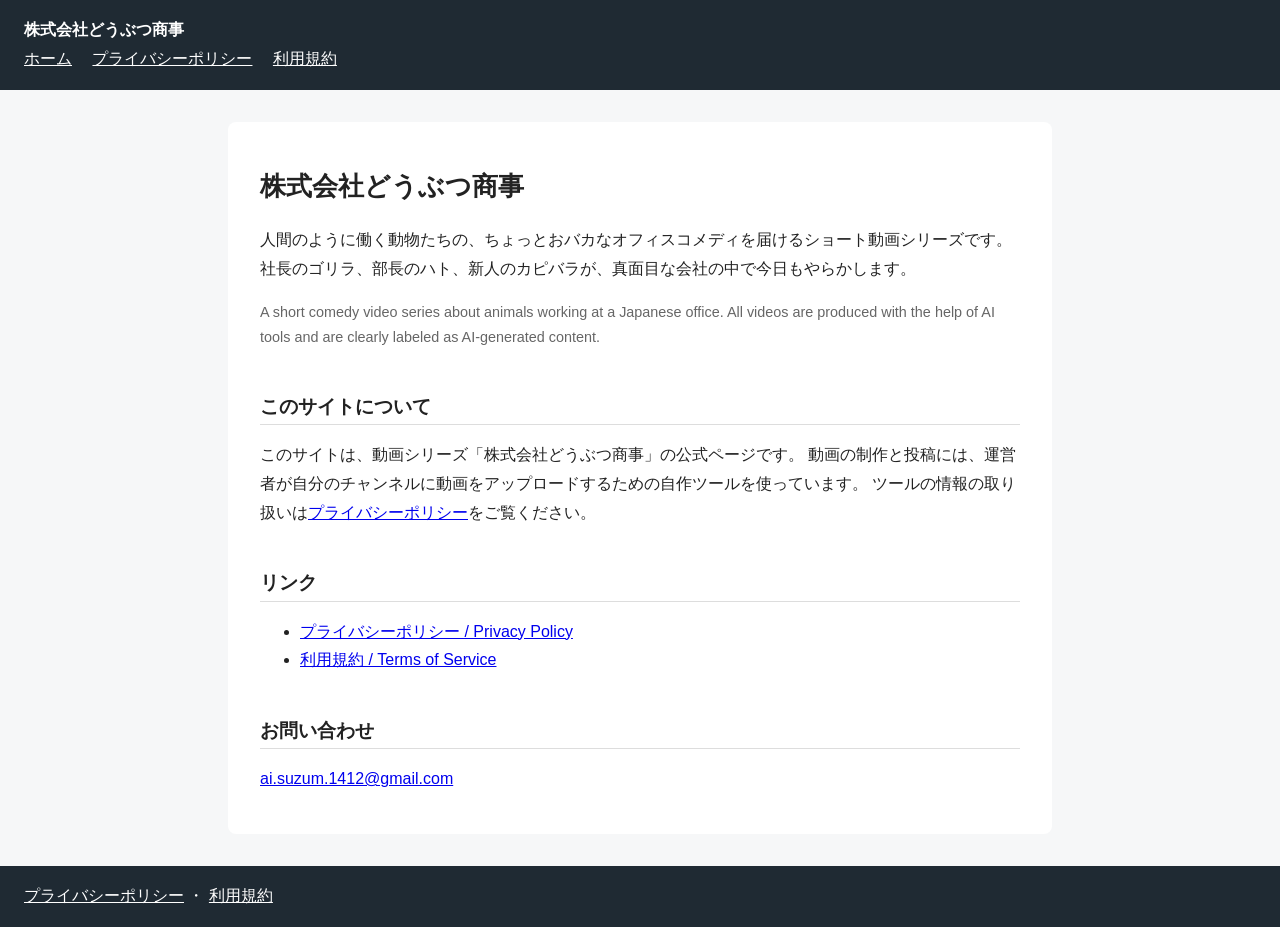
<file: index.html>
<!DOCTYPE html>
<html lang="ja">
<head>
  <meta charset="utf-8">
  <meta name="viewport" content="width=device-width, initial-scale=1">
  <title>株式会社どうぶつ商事</title>
  <link rel="stylesheet" href="style.css">
</head>
<body>
  <header>
    <strong>株式会社どうぶつ商事</strong>
    <nav>
      <a href="index.html">ホーム</a>
      <a href="privacy.html">プライバシーポリシー</a>
      <a href="terms.html">利用規約</a>
    </nav>
  </header>
  <main>
    <h1>株式会社どうぶつ商事</h1>
    <p>
      人間のように働く動物たちの、ちょっとおバカなオフィスコメディを届けるショート動画シリーズです。
      社長のゴリラ、部長のハト、新人のカピバラが、真面目な会社の中で今日もやらかします。
    </p>
    <p class="en">
      A short comedy video series about animals working at a Japanese office.
      All videos are produced with the help of AI tools and are clearly labeled as AI-generated content.
    </p>

    <h2>このサイトについて</h2>
    <p>
      このサイトは、動画シリーズ「株式会社どうぶつ商事」の公式ページです。
      動画の制作と投稿には、運営者が自分のチャンネルに動画をアップロードするための自作ツールを使っています。
      ツールの情報の取り扱いは<a href="privacy.html">プライバシーポリシー</a>をご覧ください。
    </p>

    <h2>リンク</h2>
    <ul>
      <li><a href="privacy.html">プライバシーポリシー / Privacy Policy</a></li>
      <li><a href="terms.html">利用規約 / Terms of Service</a></li>
    </ul>

    <h2>お問い合わせ</h2>
    <p><a href="mailto:ai.suzum.1412@gmail.com">ai.suzum.1412@gmail.com</a></p>
  </main>
  <footer>
    <a href="privacy.html">プライバシーポリシー</a> ・ <a href="terms.html">利用規約</a>
  </footer>
</body>
</html>
</file>
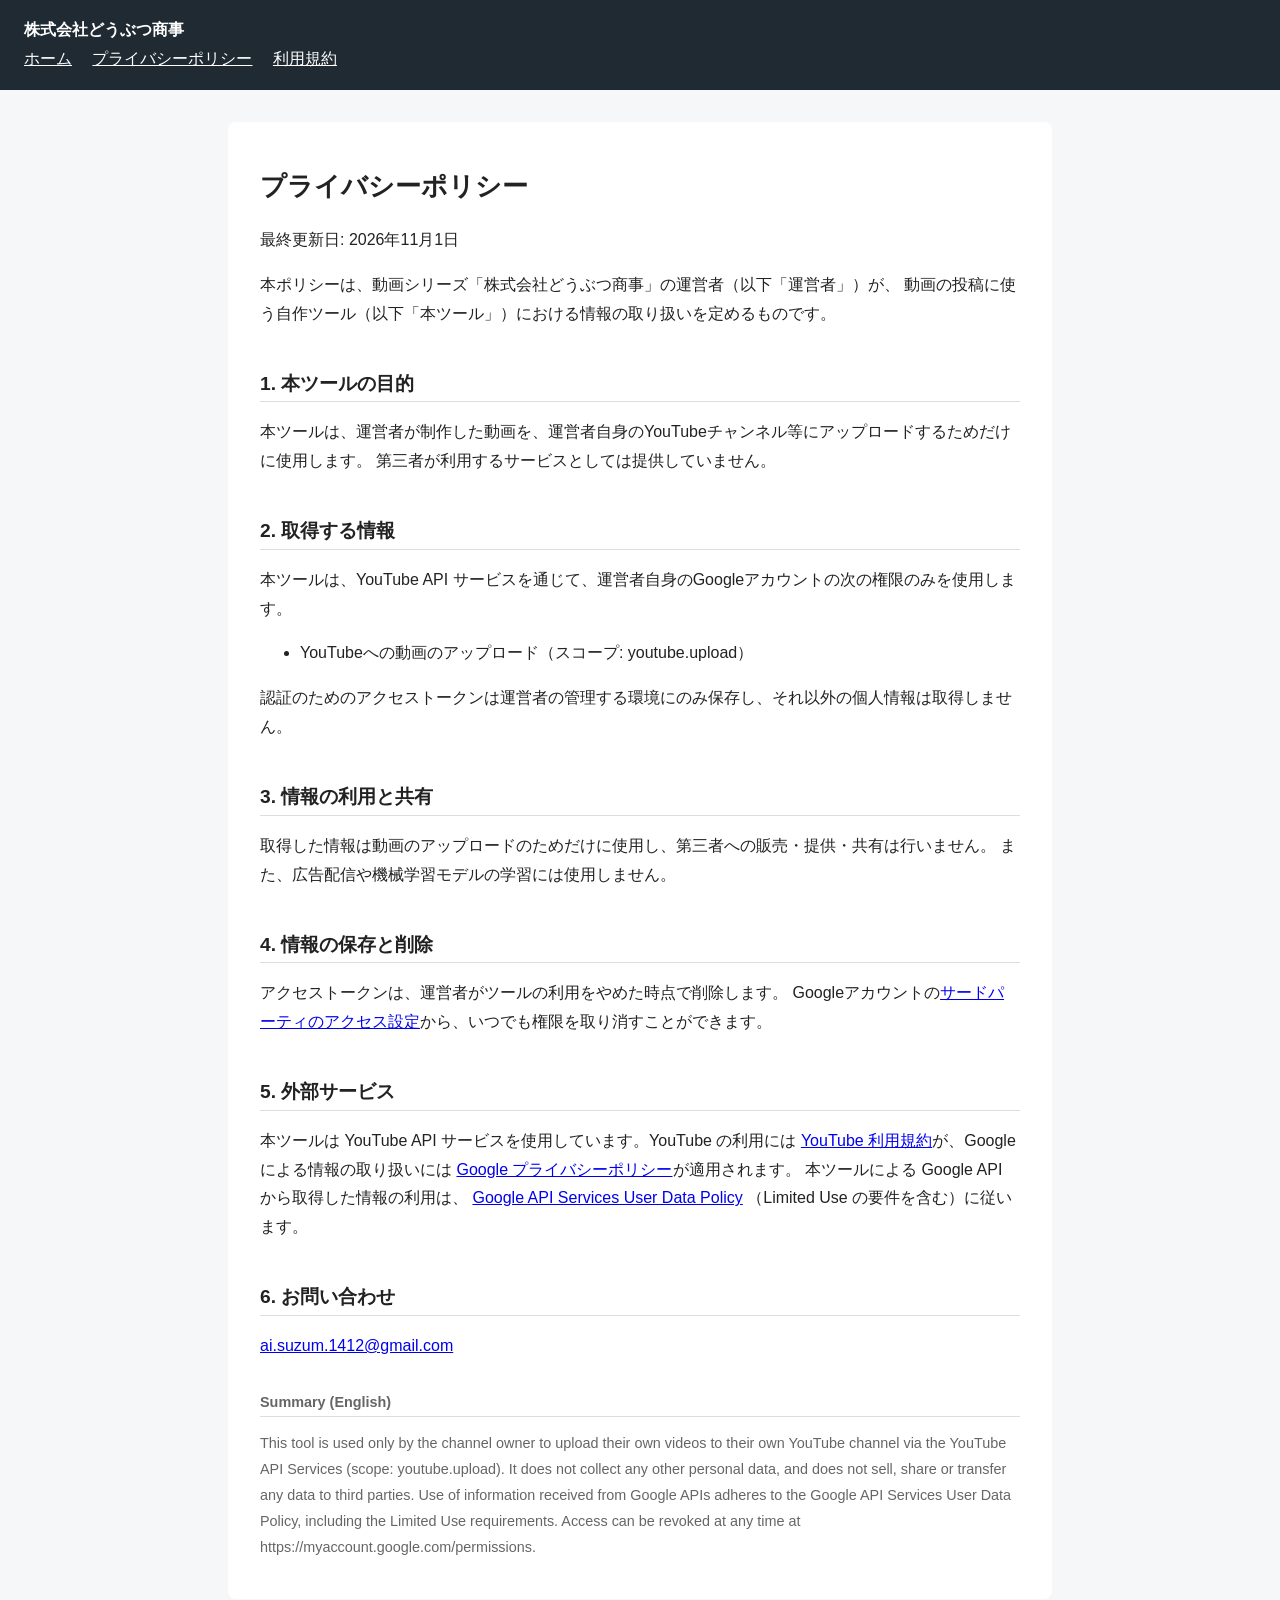
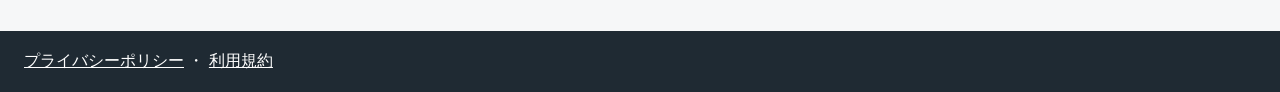
<file: privacy.html>
<!DOCTYPE html>
<html lang="ja">
<head>
  <meta charset="utf-8">
  <meta name="viewport" content="width=device-width, initial-scale=1">
  <title>プライバシーポリシー | 株式会社どうぶつ商事</title>
  <link rel="stylesheet" href="style.css">
</head>
<body>
  <header>
    <strong>株式会社どうぶつ商事</strong>
    <nav>
      <a href="index.html">ホーム</a>
      <a href="privacy.html">プライバシーポリシー</a>
      <a href="terms.html">利用規約</a>
    </nav>
  </header>
  <main>
    <h1>プライバシーポリシー</h1>
    <p>最終更新日: 2026年11月1日</p>
    <p>
      本ポリシーは、動画シリーズ「株式会社どうぶつ商事」の運営者（以下「運営者」）が、
      動画の投稿に使う自作ツール（以下「本ツール」）における情報の取り扱いを定めるものです。
    </p>

    <h2>1. 本ツールの目的</h2>
    <p>
      本ツールは、運営者が制作した動画を、運営者自身のYouTubeチャンネル等にアップロードするためだけに使用します。
      第三者が利用するサービスとしては提供していません。
    </p>

    <h2>2. 取得する情報</h2>
    <p>
      本ツールは、YouTube API サービスを通じて、運営者自身のGoogleアカウントの次の権限のみを使用します。
    </p>
    <ul>
      <li>YouTubeへの動画のアップロード（スコープ: youtube.upload）</li>
    </ul>
    <p>
      認証のためのアクセストークンは運営者の管理する環境にのみ保存し、それ以外の個人情報は取得しません。
    </p>

    <h2>3. 情報の利用と共有</h2>
    <p>
      取得した情報は動画のアップロードのためだけに使用し、第三者への販売・提供・共有は行いません。
      また、広告配信や機械学習モデルの学習には使用しません。
    </p>

    <h2>4. 情報の保存と削除</h2>
    <p>
      アクセストークンは、運営者がツールの利用をやめた時点で削除します。
      Googleアカウントの<a href="https://myaccount.google.com/permissions">サードパーティのアクセス設定</a>から、いつでも権限を取り消すことができます。
    </p>

    <h2>5. 外部サービス</h2>
    <p>
      本ツールは YouTube API サービスを使用しています。YouTube の利用には
      <a href="https://www.youtube.com/t/terms">YouTube 利用規約</a>が、Google による情報の取り扱いには
      <a href="https://policies.google.com/privacy">Google プライバシーポリシー</a>が適用されます。
      本ツールによる Google API から取得した情報の利用は、
      <a href="https://developers.google.com/terms/api-services-user-data-policy">Google API Services User Data Policy</a>
      （Limited Use の要件を含む）に従います。
    </p>

    <h2>6. お問い合わせ</h2>
    <p><a href="mailto:ai.suzum.1412@gmail.com">ai.suzum.1412@gmail.com</a></p>

    <h2 class="en">Summary (English)</h2>
    <p class="en">
      This tool is used only by the channel owner to upload their own videos to their own YouTube channel
      via the YouTube API Services (scope: youtube.upload). It does not collect any other personal data,
      and does not sell, share or transfer any data to third parties. Use of information received from
      Google APIs adheres to the Google API Services User Data Policy, including the Limited Use requirements.
      Access can be revoked at any time at https://myaccount.google.com/permissions.
    </p>
  </main>
  <footer>
    <a href="privacy.html">プライバシーポリシー</a> ・ <a href="terms.html">利用規約</a>
  </footer>
</body>
</html>
</file>
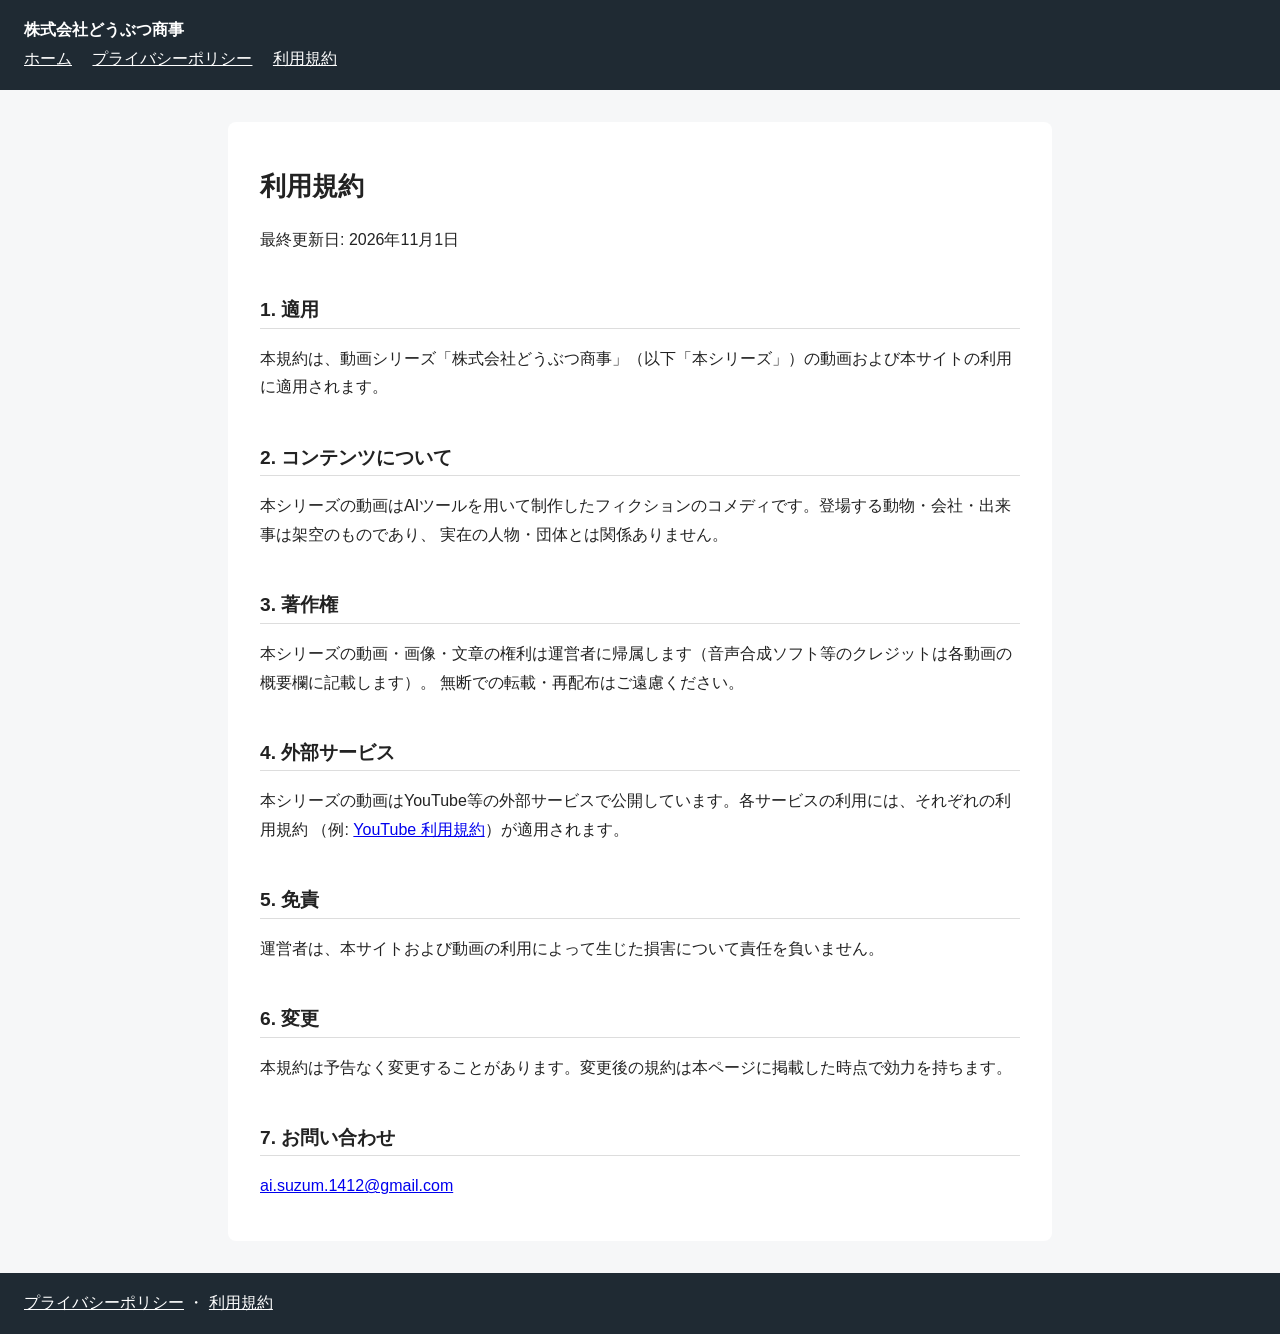
<file: terms.html>
<!DOCTYPE html>
<html lang="ja">
<head>
  <meta charset="utf-8">
  <meta name="viewport" content="width=device-width, initial-scale=1">
  <title>利用規約 | 株式会社どうぶつ商事</title>
  <link rel="stylesheet" href="style.css">
</head>
<body>
  <header>
    <strong>株式会社どうぶつ商事</strong>
    <nav>
      <a href="index.html">ホーム</a>
      <a href="privacy.html">プライバシーポリシー</a>
      <a href="terms.html">利用規約</a>
    </nav>
  </header>
  <main>
    <h1>利用規約</h1>
    <p>最終更新日: 2026年11月1日</p>

    <h2>1. 適用</h2>
    <p>
      本規約は、動画シリーズ「株式会社どうぶつ商事」（以下「本シリーズ」）の動画および本サイトの利用に適用されます。
    </p>

    <h2>2. コンテンツについて</h2>
    <p>
      本シリーズの動画はAIツールを用いて制作したフィクションのコメディです。登場する動物・会社・出来事は架空のものであり、
      実在の人物・団体とは関係ありません。
    </p>

    <h2>3. 著作権</h2>
    <p>
      本シリーズの動画・画像・文章の権利は運営者に帰属します（音声合成ソフト等のクレジットは各動画の概要欄に記載します）。
      無断での転載・再配布はご遠慮ください。
    </p>

    <h2>4. 外部サービス</h2>
    <p>
      本シリーズの動画はYouTube等の外部サービスで公開しています。各サービスの利用には、それぞれの利用規約
      （例: <a href="https://www.youtube.com/t/terms">YouTube 利用規約</a>）が適用されます。
    </p>

    <h2>5. 免責</h2>
    <p>運営者は、本サイトおよび動画の利用によって生じた損害について責任を負いません。</p>

    <h2>6. 変更</h2>
    <p>本規約は予告なく変更することがあります。変更後の規約は本ページに掲載した時点で効力を持ちます。</p>

    <h2>7. お問い合わせ</h2>
    <p><a href="mailto:ai.suzum.1412@gmail.com">ai.suzum.1412@gmail.com</a></p>
  </main>
  <footer>
    <a href="privacy.html">プライバシーポリシー</a> ・ <a href="terms.html">利用規約</a>
  </footer>
</body>
</html>
</file>
<file: style.css>
body {
  margin: 0;
  font-family: "Hiragino Sans", "Yu Gothic", "Meiryo", sans-serif;
  line-height: 1.8;
  color: #222;
  background: #f6f7f8;
}
header, footer {
  background: #1f2a33;
  color: #fff;
  padding: 16px 24px;
}
header a, footer a { color: #fff; }
nav a { margin-right: 16px; }
main {
  max-width: 760px;
  margin: 32px auto;
  padding: 24px 32px;
  background: #fff;
  border-radius: 8px;
}
h1 { font-size: 1.6em; }
h2 { font-size: 1.2em; margin-top: 2em; border-bottom: 1px solid #ddd; }
.en { color: #666; font-size: 0.9em; }
</file>
